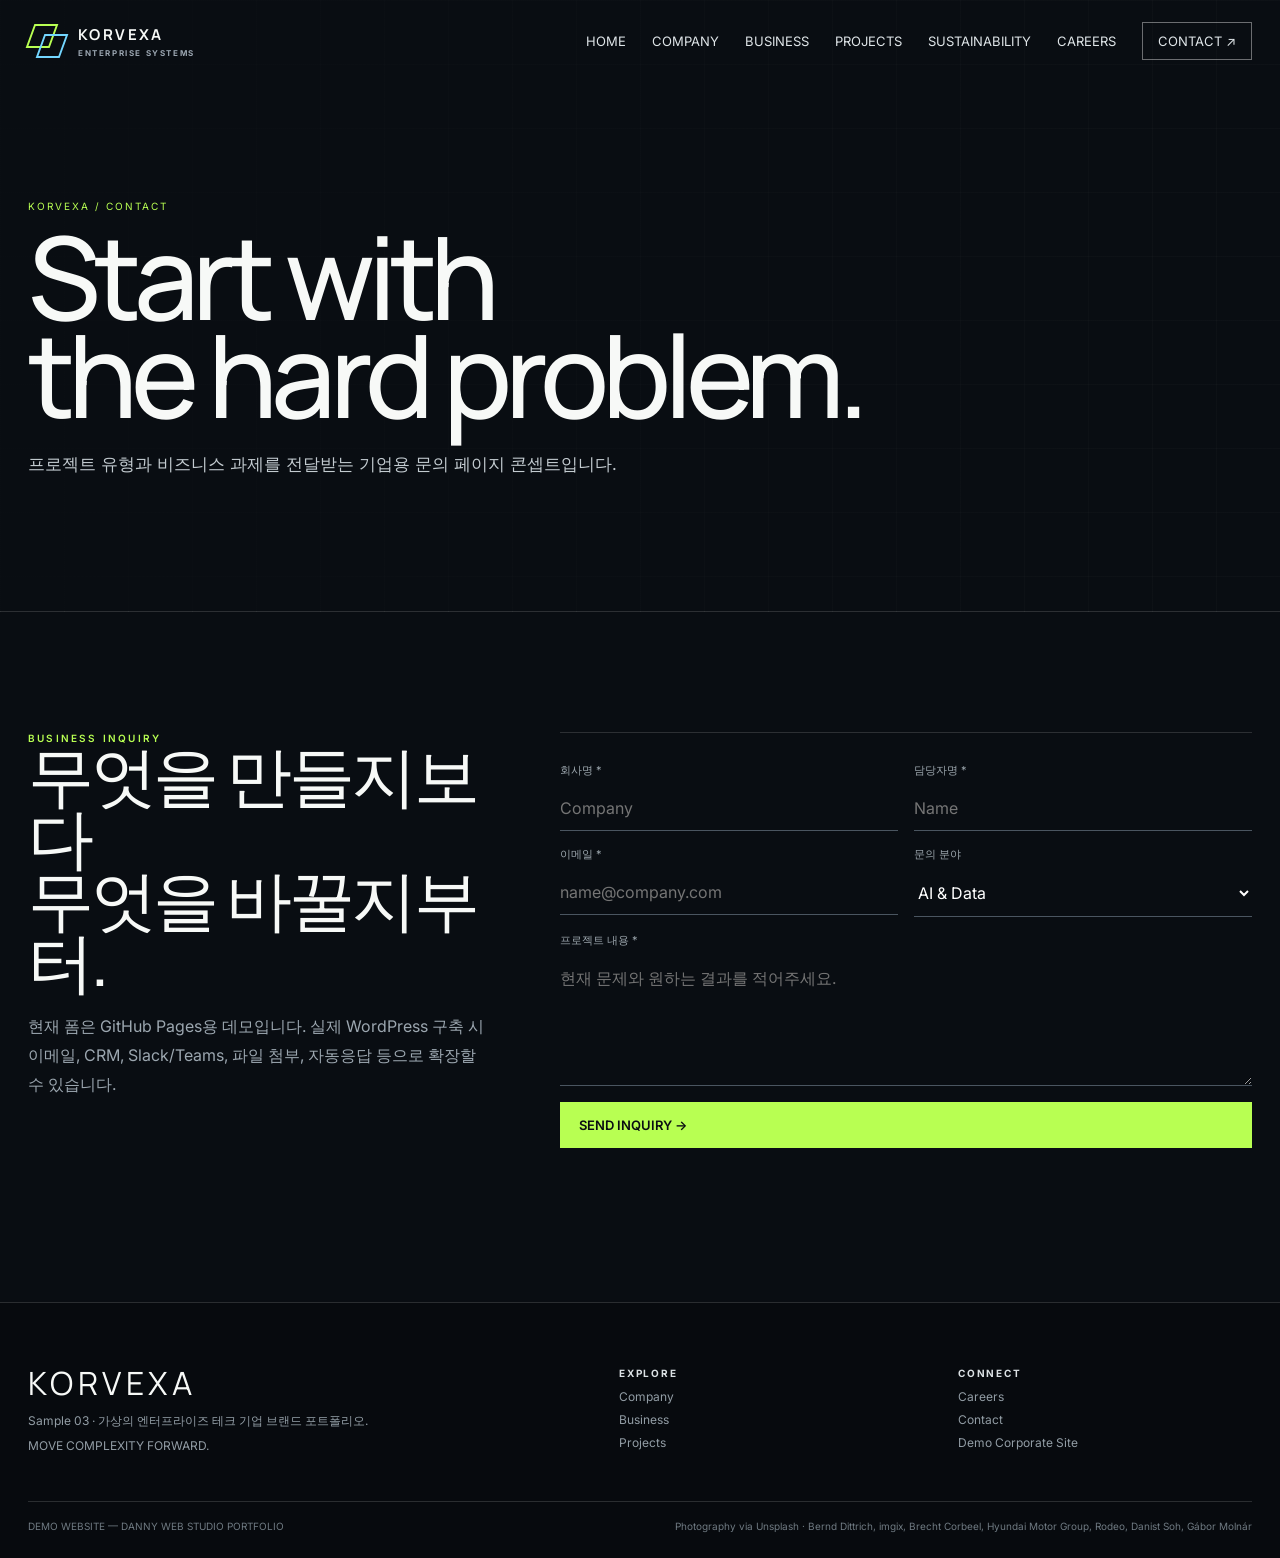
<file: contact.html>
<!doctype html><html lang="ko"><head>
<meta charset="utf-8"><meta name="viewport" content="width=device-width,initial-scale=1">
<meta name="description" content="Danny Web Studio Sample 03 - KORVEXA 가상 기업형 반응형 홈페이지">
<title>KORVEXA Contact | Sample 03</title><link rel="stylesheet" href="assets/style.css"></head>
<body>
<header class="site-header"><nav class="nav">
<a class="brand" href="index.html"><span class="logo"></span><span class="brand-word">KORVEXA<small>ENTERPRISE SYSTEMS</small></span></a>
<div class="nav-links"><a href="index.html" class="">HOME</a><a href="company.html" class="">COMPANY</a><a href="business.html" class="">BUSINESS</a><a href="projects.html" class="">PROJECTS</a><a href="sustainability.html" class="">SUSTAINABILITY</a><a href="careers.html" class="">CAREERS</a><a class="contact-link" href="contact.html">CONTACT ↗</a></div>
<button class="menu-toggle" aria-label="메뉴"><span></span><span></span></button>
</nav></header>

<main>
<section class="page-hero grid-bg"><div class="inner"><div class="crumb">KORVEXA / CONTACT</div><h1>Start with<br>the hard problem.</h1><p>프로젝트 유형과 비즈니스 과제를 전달받는 기업용 문의 페이지 콘셉트입니다.</p></div></section>
<section class="section">
 <div class="contact-grid">
  <div class="contact-copy reveal"><div class="eyebrow">Business inquiry</div><h2>무엇을 만들지보다<br>무엇을 바꿀지부터.</h2><p>현재 폼은 GitHub Pages용 데모입니다. 실제 WordPress 구축 시 이메일, CRM, Slack/Teams, 파일 첨부, 자동응답 등으로 확장할 수 있습니다.</p></div>
  <form data-demo-form class="reveal">
   <div class="field"><label>회사명 *</label><input required placeholder="Company"></div>
   <div class="field"><label>담당자명 *</label><input required placeholder="Name"></div>
   <div class="field"><label>이메일 *</label><input type="email" required placeholder="name@company.com"></div>
   <div class="field"><label>문의 분야</label><select><option>AI & Data</option><option>Cloud</option><option>Smart Operations</option><option>Cyber Security</option><option>Consulting</option></select></div>
   <div class="field full"><label>프로젝트 내용 *</label><textarea required placeholder="현재 문제와 원하는 결과를 적어주세요."></textarea></div>
   <div class="field full"><button class="btn lime" type="submit">SEND INQUIRY →</button></div>
   <div class="form-status"></div>
  </form>
 </div>
</section>
</main>

<footer class="site-footer">
  <div class="footer-grid">
    <div><div class="footer-logo">KORVEXA</div><p>Sample 03 · 가상의 엔터프라이즈 테크 기업 브랜드 포트폴리오.</p><p>MOVE COMPLEXITY FORWARD.</p></div>
    <div><b>Explore</b><a href="company.html">Company</a><a href="business.html">Business</a><a href="projects.html">Projects</a></div>
    <div><b>Connect</b><a href="careers.html">Careers</a><a href="contact.html">Contact</a><p>Demo Corporate Site</p></div>
  </div>
  <div class="footer-bottom"><span>DEMO WEBSITE — DANNY WEB STUDIO PORTFOLIO</span><span>Photography via Unsplash · Bernd Dittrich, imgix, Brecht Corbeel, Hyundai Motor Group, Rodeo, Danist Soh, Gábor Molnár</span></div>
</footer>
<script src="assets/main.js"></script></body></html>
</file>
<file: assets/style.css>
@import url('https://fonts.googleapis.com/css2?family=Inter:wght@400;500;600;700&family=Manrope:wght@400;500;600;700&display=swap');

:root{
  --bg:#090d12;
  --panel:#10161d;
  --panel2:#141c24;
  --paper:#f3f5f3;
  --ink:#0a0d12;
  --white:#f7f9f7;
  --muted:#9ba6b1;
  --line:rgba(255,255,255,.14);
  --lime:#b8ff52;
  --cyan:#73d6ff;
  --blue:#2b6cff;
  --max:1360px;
}
*{box-sizing:border-box}
html{scroll-behavior:smooth}
body{margin:0;background:var(--bg);color:var(--white);font-family:Inter,system-ui,sans-serif;overflow-x:hidden}
a{text-decoration:none;color:inherit}
img{display:block;width:100%;height:auto}
button,input,textarea,select{font:inherit}
::selection{background:var(--lime);color:var(--ink)}
.grid-bg{
  background-image:
    linear-gradient(rgba(255,255,255,.035) 1px, transparent 1px),
    linear-gradient(90deg, rgba(255,255,255,.035) 1px, transparent 1px);
  background-size:64px 64px;
}
.site-header{position:fixed;left:0;right:0;top:0;z-index:1000;border-bottom:1px solid transparent;transition:.25s}
.site-header.scrolled{background:rgba(9,13,18,.86);backdrop-filter:blur(18px);border-color:var(--line)}
.nav{height:82px;max-width:var(--max);margin:auto;padding:0 28px;display:flex;align-items:center;justify-content:space-between;gap:24px}
.brand{display:flex;align-items:center;gap:12px}
.logo{width:38px;height:38px;position:relative}
.logo:before,.logo:after{content:"";position:absolute;border:2px solid var(--lime);transform:skewX(-20deg)}
.logo:before{inset:2px 12px 12px 2px}.logo:after{inset:12px 2px 2px 12px;border-color:var(--cyan)}
.brand-word{font-family:Manrope;font-weight:700;letter-spacing:.16em;font-size:15px}
.brand-word small{display:block;font-family:Inter;font-size:8px;letter-spacing:.2em;color:var(--muted);margin-top:3px}
.nav-links{display:flex;align-items:center;gap:26px;font-size:13px;color:#dfe5e8}
.nav-links a{position:relative;padding:8px 0}
.nav-links a:after{content:"";position:absolute;left:0;bottom:1px;width:0;height:1px;background:var(--lime);transition:.2s}
.nav-links a:hover:after,.nav-links a.active:after{width:100%}
.contact-link{border:1px solid rgba(255,255,255,.4);padding:10px 15px!important}
.menu-toggle{display:none;border:0;background:none;color:#fff;padding:8px}
.menu-toggle span{display:block;width:25px;height:1px;background:#fff;margin:6px 0}

.hero{min-height:100vh;position:relative;display:flex;align-items:flex-end;padding:150px 28px 70px;overflow:hidden}
.hero-media{position:absolute;inset:0}
.hero-media img{height:100%;object-fit:cover;filter:saturate(.55) contrast(1.1) brightness(.63);transform:scale(1.03)}
.hero-media:after{content:"";position:absolute;inset:0;background:linear-gradient(90deg,rgba(9,13,18,.93) 0%,rgba(9,13,18,.62) 48%,rgba(9,13,18,.22) 100%),linear-gradient(180deg,transparent 48%,rgba(9,13,18,.85))}
.hero .inner{position:relative;z-index:2;max-width:var(--max);width:100%;margin:auto}
.hero-kicker{display:flex;align-items:center;gap:12px;font-size:11px;letter-spacing:.22em;text-transform:uppercase;color:var(--lime);margin-bottom:22px}
.hero-kicker:before{content:"";width:42px;height:1px;background:var(--lime)}
.hero h1{font-family:Manrope;font-size:clamp(68px,9vw,146px);letter-spacing:-.065em;line-height:.82;margin:0;max-width:1080px;font-weight:500}
.hero h1 .outline{color:transparent;-webkit-text-stroke:1px rgba(255,255,255,.65)}
.hero-bottom{display:grid;grid-template-columns:1fr .85fr;gap:60px;margin-top:42px;align-items:end}
.hero-bottom p{max-width:650px;color:#c0c8cf;font-size:18px;line-height:1.7}
.hero-actions{display:flex;justify-content:flex-end;gap:12px;flex-wrap:wrap}
.btn{display:inline-flex;align-items:center;gap:12px;padding:14px 18px;border:1px solid rgba(255,255,255,.35);font-size:13px;transition:.2s;background:transparent;color:#fff;cursor:pointer}
.btn:hover{background:#fff;color:#111;transform:translateY(-2px)}
.btn.lime{background:var(--lime);color:var(--ink);border-color:var(--lime);font-weight:600}
.btn.lime:hover{background:var(--cyan);border-color:var(--cyan)}
.hero-index{position:absolute;right:28px;top:120px;z-index:2;font-family:Manrope;font-size:12px;letter-spacing:.2em;color:#c7d0d8;writing-mode:vertical-rl}
.pulse-dot{display:inline-block;width:8px;height:8px;border-radius:50%;background:var(--lime);box-shadow:0 0 0 0 rgba(184,255,82,.7);animation:pulse 1.8s infinite}
@keyframes pulse{70%{box-shadow:0 0 0 12px rgba(184,255,82,0)}100%{box-shadow:0 0 0 0 rgba(184,255,82,0)}}

.signal{border-top:1px solid var(--line);border-bottom:1px solid var(--line);overflow:hidden;background:#0d1218}
.signal-track{display:flex;width:max-content;animation:signal 28s linear infinite}
.signal span{padding:18px 34px;font-family:Manrope;font-size:13px;letter-spacing:.18em;text-transform:uppercase;color:#9eabb5;white-space:nowrap}
.signal b{color:var(--lime);font-weight:500}
@keyframes signal{to{transform:translateX(-50%)}}

.section{max-width:var(--max);margin:auto;padding:120px 28px}
.section.light{max-width:none;background:var(--paper);color:var(--ink)}
.section.light>.inner{max-width:var(--max);margin:auto}
.section-head{display:grid;grid-template-columns:.42fr 1fr;gap:50px;margin-bottom:56px}
.eyebrow{font-size:10px;text-transform:uppercase;letter-spacing:.22em;color:var(--lime);font-weight:600}
.light .eyebrow{color:#396300}
.section-head h2{font-family:Manrope;font-size:clamp(46px,6.5vw,90px);line-height:.95;letter-spacing:-.055em;font-weight:500;margin:0}
.section-head .lead{max-width:680px;color:#a7b2bb;font-size:16px;line-height:1.75;align-self:end}
.light .section-head .lead{color:#5f666d}

.service-grid{border-top:1px solid var(--line)}
.service-row{display:grid;grid-template-columns:80px 1.2fr .8fr 50px;gap:24px;align-items:center;padding:32px 0;border-bottom:1px solid var(--line);transition:.25s}
.service-row:hover{padding-left:12px;background:linear-gradient(90deg,rgba(184,255,82,.055),transparent)}
.service-num{color:var(--lime);font-size:12px}
.service-row h3{font-family:Manrope;font-size:30px;font-weight:500;margin:0}
.service-row p{color:#9fa9b2;font-size:13px;line-height:1.6;margin:0}
.service-arrow{font-size:26px;color:var(--lime)}

.project-feature{display:grid;grid-template-columns:1.15fr .85fr;min-height:650px;border:1px solid #cdd3d2;background:#fff}
.project-image{position:relative;overflow:hidden}
.project-image img{height:100%;object-fit:cover;filter:saturate(.75)}
.project-image:after{content:"";position:absolute;inset:0;background:linear-gradient(180deg,transparent 60%,rgba(0,0,0,.4))}
.project-copy{padding:55px 48px;display:flex;flex-direction:column;justify-content:space-between}
.project-copy .meta{font-size:10px;letter-spacing:.18em;text-transform:uppercase;color:#606a70}
.project-copy h3{font-family:Manrope;font-size:48px;line-height:1.02;letter-spacing:-.04em;font-weight:500;margin:20px 0}
.project-copy p{color:#5d666a;line-height:1.8}
.metrics{display:grid;grid-template-columns:1fr 1fr;border-top:1px solid #d0d4d2;margin-top:30px}
.metric{padding:24px 0;border-right:1px solid #d0d4d2}
.metric:last-child{border-right:0;padding-left:24px}
.metric strong{display:block;font-family:Manrope;font-size:42px;font-weight:500}
.metric span{font-size:11px;color:#6d7478;text-transform:uppercase;letter-spacing:.12em}

.project-cards{display:grid;grid-template-columns:repeat(3,1fr);gap:18px;margin-top:18px}
.project-card{background:#fff;border:1px solid #cdd3d2;overflow:hidden;transition:.3s}
.project-card:hover{transform:translateY(-6px)}
.project-card img{height:260px;object-fit:cover}
.project-card .body{padding:24px}
.project-card .body small{color:#6d7478;text-transform:uppercase;letter-spacing:.12em}
.project-card h4{font-family:Manrope;font-size:24px;font-weight:500;margin:12px 0 8px}
.project-card p{font-size:13px;color:#646b70;line-height:1.65}

.insight-band{background:var(--lime);color:var(--ink);overflow:hidden}
.insight-wrap{max-width:var(--max);margin:auto;padding:90px 28px;display:grid;grid-template-columns:1.2fr .8fr;gap:50px;align-items:center}
.insight-wrap h2{font-family:Manrope;font-size:clamp(54px,7vw,100px);line-height:.87;letter-spacing:-.06em;font-weight:500;margin:0}
.insight-list{border-top:1px solid rgba(0,0,0,.35)}
.insight-item{padding:22px 0;border-bottom:1px solid rgba(0,0,0,.35);display:grid;grid-template-columns:100px 1fr auto;gap:15px;align-items:center}
.insight-item small{font-size:10px;letter-spacing:.12em;text-transform:uppercase}
.insight-item b{font-weight:600}
.insight-item span{font-size:20px}

.values-grid{display:grid;grid-template-columns:repeat(4,1fr);gap:1px;background:var(--line);border:1px solid var(--line)}
.value{background:var(--panel);padding:34px 28px;min-height:270px}
.value .num{color:var(--cyan);font-family:Manrope;font-size:13px}
.value h3{font-family:Manrope;font-size:28px;font-weight:500;margin:50px 0 16px}
.value p{font-size:13px;color:#99a5ae;line-height:1.7}

.stats{display:grid;grid-template-columns:repeat(4,1fr);border-top:1px solid var(--line);border-bottom:1px solid var(--line)}
.stat{padding:40px 28px;border-right:1px solid var(--line)}
.stat:last-child{border-right:0}
.stat strong{display:block;font-family:Manrope;font-size:54px;font-weight:500;color:var(--lime)}
.stat span{font-size:10px;letter-spacing:.14em;text-transform:uppercase;color:#9ba6ae}

.page-hero{min-height:68vh;padding:160px 28px 75px;position:relative;display:flex;align-items:end;overflow:hidden;border-bottom:1px solid var(--line)}
.page-hero img{position:absolute;inset:0;height:100%;object-fit:cover;filter:saturate(.45) brightness(.48)}
.page-hero:after{content:"";position:absolute;inset:0;background:linear-gradient(90deg,rgba(9,13,18,.93),rgba(9,13,18,.45))}
.page-hero .inner{max-width:var(--max);width:100%;margin:auto;position:relative;z-index:2}
.page-hero .crumb{font-size:10px;letter-spacing:.2em;text-transform:uppercase;color:var(--lime);margin-bottom:16px}
.page-hero h1{font-family:Manrope;font-size:clamp(70px,9vw,130px);line-height:.85;letter-spacing:-.06em;font-weight:500;margin:0;max-width:1000px}
.page-hero p{max-width:650px;color:#c3cbd0;font-size:17px;line-height:1.7;margin-top:26px}

.company-story{display:grid;grid-template-columns:.9fr 1.1fr;gap:70px}
.company-story h2{font-family:Manrope;font-size:64px;line-height:.96;letter-spacing:-.05em;font-weight:500;margin:0;position:sticky;top:120px}
.company-story article{color:#aab4bc;font-size:16px;line-height:1.9}
.company-story figure{margin:45px 0}
.company-story figure img{height:520px;object-fit:cover}
.company-story figcaption{font-size:10px;color:#77828a;letter-spacing:.1em;margin-top:8px}

.business-grid{display:grid;grid-template-columns:repeat(2,1fr);gap:18px}
.business-card{border:1px solid var(--line);background:var(--panel);min-height:390px;padding:34px;display:flex;flex-direction:column;justify-content:space-between;position:relative;overflow:hidden;transition:.3s}
.business-card:hover{border-color:var(--lime);transform:translateY(-4px)}
.business-card .icon{font-size:12px;color:var(--lime);letter-spacing:.12em}
.business-card h3{font-family:Manrope;font-size:40px;line-height:1;font-weight:500;margin:0}
.business-card p{color:#9ca7b0;max-width:500px;font-size:14px;line-height:1.7}
.business-card .chips{display:flex;gap:8px;flex-wrap:wrap}
.business-card .chip{border:1px solid #3c4650;padding:7px 9px;font-size:10px;color:#b6c0c8}

.case-list{border-top:1px solid var(--line)}
.case-item{display:grid;grid-template-columns:130px 1.2fr .8fr 30px;gap:24px;padding:30px 0;border-bottom:1px solid var(--line);align-items:center}
.case-item small{color:var(--lime);letter-spacing:.12em;text-transform:uppercase}
.case-item h3{font-family:Manrope;font-size:30px;font-weight:500;margin:0}
.case-item p{color:#99a5ae;font-size:13px}

.esg-hero{display:grid;grid-template-columns:1fr 1fr;gap:0;background:var(--paper);color:var(--ink)}
.esg-hero img{height:650px;object-fit:cover}
.esg-copy{padding:70px;display:flex;flex-direction:column;justify-content:center}
.esg-copy h2{font-family:Manrope;font-size:70px;line-height:.92;font-weight:500;letter-spacing:-.05em;margin:0 0 24px}
.esg-copy p{color:#5e666b;line-height:1.8}

.career-grid{display:grid;grid-template-columns:.9fr 1.1fr;gap:55px}
.career-copy h2{font-family:Manrope;font-size:66px;line-height:.94;letter-spacing:-.05em;font-weight:500;margin:0 0 22px}
.jobs{border-top:1px solid var(--line)}
.job{padding:24px 0;border-bottom:1px solid var(--line);display:grid;grid-template-columns:1fr 170px 30px;gap:20px}
.job b{font-weight:500}.job span{color:#93a0a9;font-size:12px}.job i{font-style:normal;color:var(--lime)}

.contact-grid{display:grid;grid-template-columns:.8fr 1.2fr;gap:70px}
.contact-copy h2{font-family:Manrope;font-size:66px;line-height:.94;letter-spacing:-.05em;font-weight:500;margin:0 0 20px}
.contact-copy p{color:#9ca7b0;line-height:1.8}
form{display:grid;grid-template-columns:1fr 1fr;gap:16px;border-top:1px solid var(--line);padding-top:30px}
.field{display:flex;flex-direction:column;gap:8px}.field.full{grid-column:1/-1}
label{font-size:11px;color:#9ca6ad}
input,textarea,select{background:transparent;border:0;border-bottom:1px solid #4a5560;color:#fff;padding:12px 0;outline:0}
select option{color:#111}
textarea{min-height:130px;resize:vertical}
.form-status{grid-column:1/-1;min-height:18px;color:var(--lime);font-size:12px}

.site-footer{border-top:1px solid var(--line);padding:58px 28px 26px;background:#070a0e}
.footer-grid{max-width:var(--max);margin:auto;display:grid;grid-template-columns:1.3fr .7fr .7fr;gap:45px}
.footer-logo{font-family:Manrope;font-size:32px;letter-spacing:.14em}
.footer-grid p,.footer-grid a{color:#929da5;font-size:12px;display:block;margin:8px 0}
.footer-grid b{font-size:10px;letter-spacing:.18em;text-transform:uppercase;color:#dbe1e4}
.footer-bottom{max-width:var(--max);margin:40px auto 0;padding-top:18px;border-top:1px solid var(--line);display:flex;justify-content:space-between;gap:20px;color:#6f7a82;font-size:10px}

.reveal{opacity:0;transform:translateY(24px);transition:opacity .75s ease,transform .75s cubic-bezier(.2,.7,.2,1)}
.reveal.visible{opacity:1;transform:none}
.reveal.delay1{transition-delay:.1s}.reveal.delay2{transition-delay:.2s}.reveal.delay3{transition-delay:.3s}
.scanline{position:absolute;left:0;right:0;height:1px;background:linear-gradient(90deg,transparent,var(--lime),transparent);opacity:.6;animation:scan 5s linear infinite;z-index:3}
@keyframes scan{from{top:12%}to{top:90%}}

@media(max-width:980px){
 .nav{height:70px;padding:0 18px}.nav-links{display:none;position:fixed;top:70px;left:0;right:0;background:#0b1016;padding:24px 20px;border-bottom:1px solid var(--line);flex-direction:column;align-items:flex-start}.nav-links.open{display:flex}.menu-toggle{display:block}
 .hero{padding:130px 20px 60px}.hero-bottom{grid-template-columns:1fr}.hero-actions{justify-content:flex-start}.hero-index{display:none}
 .section{padding:85px 20px}.section-head{grid-template-columns:1fr;gap:20px}
 .project-feature,.insight-wrap,.company-story,.esg-hero,.career-grid,.contact-grid{grid-template-columns:1fr}
 .project-image{min-height:440px}.project-cards{grid-template-columns:1fr 1fr}
 .values-grid,.stats{grid-template-columns:1fr 1fr}
 .value:nth-child(2n),.stat:nth-child(2n){border-right:0}
 .company-story h2{position:static}
 .business-grid{grid-template-columns:1fr}
 .esg-copy{padding:50px 28px}.esg-hero img{height:480px}
}
@media(max-width:620px){
 .hero h1{font-size:62px}.hero-bottom p{font-size:15px}.hero-actions{display:grid}.btn{width:100%}
 .section-head h2{font-size:48px}
 .service-row{grid-template-columns:45px 1fr 25px}.service-row p{display:none}.service-row h3{font-size:23px}
 .project-copy{padding:32px 24px}.project-copy h3{font-size:36px}
 .project-cards,.values-grid,.stats{grid-template-columns:1fr}.stat{border-right:0;border-bottom:1px solid var(--line)}
 .insight-wrap{padding:70px 20px}.insight-item{grid-template-columns:1fr auto}.insight-item small{grid-column:1/-1}
 .page-hero{padding:130px 20px 55px}.page-hero h1{font-size:64px}
 .business-card h3{font-size:34px}.case-item{grid-template-columns:1fr 25px}.case-item small,.case-item p{grid-column:1/-1}
 .company-story h2,.career-copy h2,.contact-copy h2,.esg-copy h2{font-size:48px}
 .company-story figure img{height:360px}.job{grid-template-columns:1fr 20px}.job span{grid-column:1/-1}
 form{grid-template-columns:1fr}.field.full{grid-column:auto}
 .footer-grid{grid-template-columns:1fr}.footer-bottom{flex-direction:column}
}
</file>
